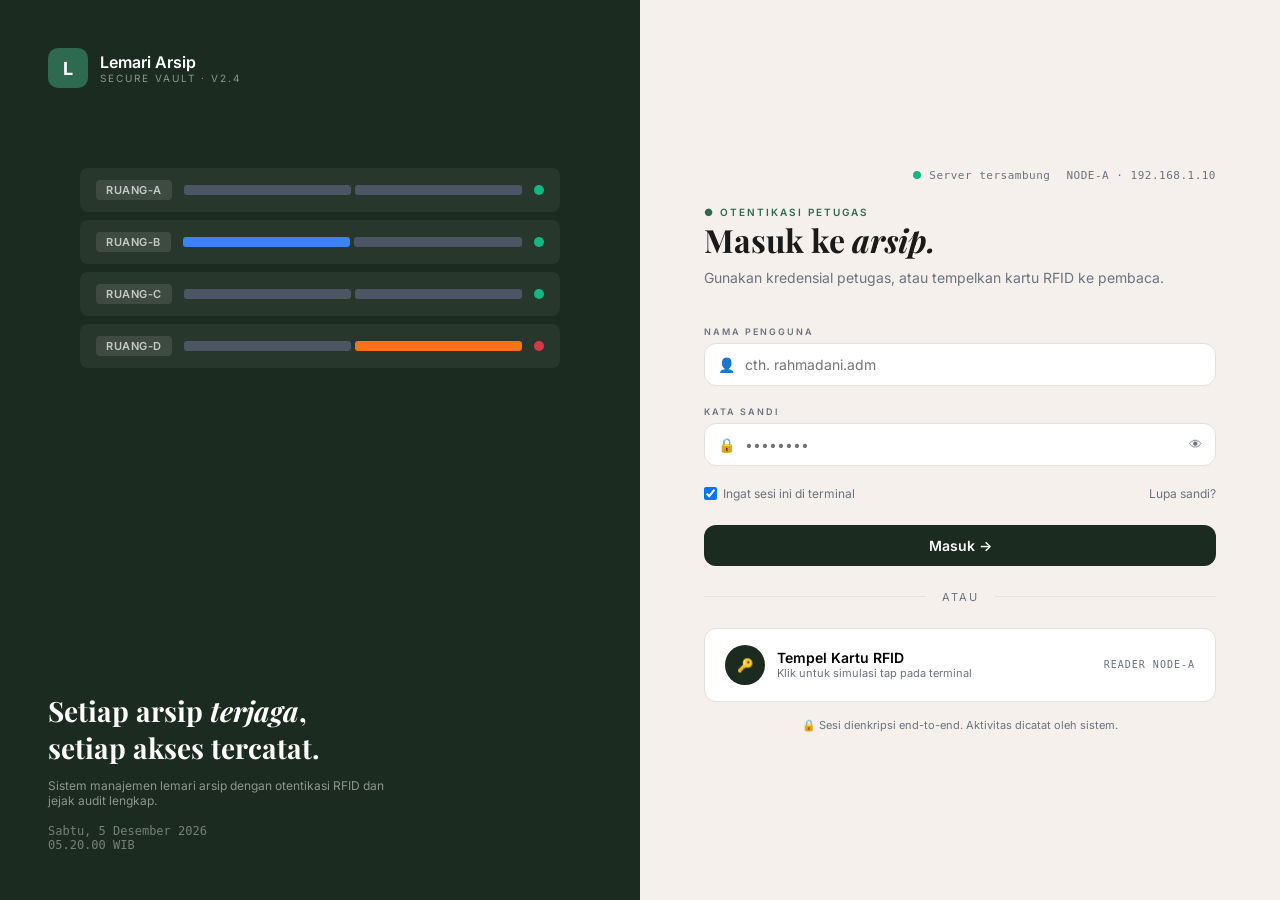
<file: index.html>
<!DOCTYPE html>
<html lang="id">
<head>
<meta charset="UTF-8">
<meta name="viewport" content="width=device-width,initial-scale=1.0">
<meta name="description" content="Sistem manajemen lemari arsip dengan otentikasi RFID dan jejak audit lengkap">
<title>Lemari Arsip - Secure Vault v2.4</title>
<link rel="stylesheet" href="css/style.css">
</head>
<body>
<div class="login-page">
  <!-- Left Panel -->
  <div class="login-left">
    <div>
      <div style="display:flex;align-items:center;gap:12px;margin-bottom:48px">
        <div style="width:40px;height:40px;background:#2D6A4F;border-radius:10px;display:flex;align-items:center;justify-content:center;color:#fff;font-weight:700;font-size:18px">L</div>
        <div><div style="font-size:16px;font-weight:600">Lemari Arsip</div><div style="font-size:10px;letter-spacing:2px;color:rgba(255,255,255,.5)">SECURE VAULT · V2.4</div></div>
      </div>
      <div class="cabinet-viz" id="cabinetViz">
        <div class="cabinet-slot"><span class="name">RUANG-A</span><div class="bars"><div class="bar-segment" style="background:#4B5563"></div><div class="bar-segment" style="background:#4B5563"></div></div><div class="status-dot green"></div></div>
        <div class="cabinet-slot"><span class="name">RUANG-B</span><div class="bars"><div class="bar-segment" style="background:#3B82F6"></div><div class="bar-segment" style="background:#4B5563"></div></div><div class="status-dot green"></div></div>
        <div class="cabinet-slot"><span class="name">RUANG-C</span><div class="bars"><div class="bar-segment" style="background:#4B5563"></div><div class="bar-segment" style="background:#4B5563"></div></div><div class="status-dot green"></div></div>
        <div class="cabinet-slot"><span class="name">RUANG-D</span><div class="bars"><div class="bar-segment" style="background:#4B5563"></div><div class="bar-segment" style="background:#F97316"></div></div><div class="status-dot red"></div></div>
      </div>
    </div>
    <div>
      <h1 style="font-family:var(--font-display);font-size:28px;margin-bottom:4px">Setiap arsip <em>terjaga</em>,<br>setiap akses tercatat.</h1>
      <p style="font-size:12px;color:rgba(255,255,255,.5);margin-top:12px">Sistem manajemen lemari arsip dengan otentikasi RFID dan<br>jejak audit lengkap.</p>
      <div style="margin-top:16px;font-family:monospace;font-size:12px;color:rgba(255,255,255,.4)" id="loginClock"></div>
    </div>
  </div>

  <!-- Right Panel -->
  <div class="login-right">
    <div class="server-status">
      <span class="dot"></span>
      <span>Server tersambung</span>
      <span style="margin-left:8px">NODE-A · 192.168.1.10</span>
    </div>

    <div style="margin-bottom:8px">
      <div class="breadcrumb" style="font-size:10px;letter-spacing:2px;color:var(--accent);font-weight:600">● OTENTIKASI PETUGAS</div>
      <h1 style="font-family:var(--font-display);font-size:32px">Masuk ke <em>arsip.</em></h1>
      <p style="color:var(--text-secondary);font-size:14px;margin-top:4px">Gunakan kredensial petugas, atau tempelkan kartu RFID ke pembaca.</p>
    </div>

    <form id="loginForm" onsubmit="return handleLogin(event)">
      <div class="form-group">
        <label>Nama Pengguna</label>
        <div style="position:relative">
          <span style="position:absolute;left:14px;top:50%;transform:translateY(-50%);color:var(--text-secondary)">👤</span>
          <input type="text" class="form-input" id="username" placeholder="cth. rahmadani.adm" style="padding-left:40px" required>
        </div>
      </div>
      <div class="form-group">
        <label>Kata Sandi</label>
        <div style="position:relative">
          <span style="position:absolute;left:14px;top:50%;transform:translateY(-50%);color:var(--text-secondary)">🔒</span>
          <input type="password" class="form-input" id="password" placeholder="••••••••" style="padding-left:40px" required>
          <button type="button" onclick="togglePassword()" style="position:absolute;right:14px;top:50%;transform:translateY(-50%);background:none;border:none;color:var(--text-secondary)">👁</button>
        </div>
      </div>
      <div style="display:flex;justify-content:space-between;align-items:center;margin-bottom:24px;font-size:12px">
        <label style="display:flex;align-items:center;gap:6px;letter-spacing:0;text-transform:none;font-weight:400;color:var(--text-secondary)">
          <input type="checkbox" checked> Ingat sesi ini di terminal
        </label>
        <a href="#" style="color:var(--text-secondary)">Lupa sandi?</a>
      </div>
      <button type="submit" class="btn btn-primary" id="loginBtn">Masuk →</button>
    </form>

    <div class="divider">ATAU</div>

    <button class="rfid-login-btn" id="rfidBtn" onclick="simulateRFID()">
      <div class="icon">🔑</div>
      <div style="flex:1">
        <div style="font-weight:600;font-size:14px">Tempel Kartu RFID</div>
        <div style="font-size:11px;color:var(--text-secondary)">Klik untuk simulasi tap pada terminal</div>
      </div>
      <span style="font-family:monospace;font-size:10px;color:var(--text-secondary);letter-spacing:1px">READER NODE-A</span>
    </button>

    <div style="margin-top:16px;text-align:center;font-size:11px;color:var(--text-secondary)">
      🔒 Sesi dienkripsi end-to-end. Aktivitas dicatat oleh sistem.
    </div>

    <div id="errorMsg" style="display:none;margin-top:12px;padding:10px 16px;background:#FEE2E2;border-radius:8px;color:#DC3545;font-size:12px"></div>
  </div>
</div>

<!-- Lockout Overlay -->
<div class="countdown-overlay" id="lockoutOverlay" style="display:none">
  <div class="countdown-box">
    <h2>🔒 Akses Dikunci</h2>
    <p style="color:var(--text-secondary)">Terlalu banyak percobaan gagal</p>
    <div class="timer" id="lockoutTimer">05:00</div>
    <p style="font-size:12px;color:var(--text-secondary)">Coba lagi setelah countdown selesai</p>
  </div>
</div>

<script>
// Clock
function updateClock(){const d=new Date();const days=['Minggu','Senin','Selasa','Rabu','Kamis','Jumat','Sabtu'];
const months=['Januari','Februari','Maret','April','Mei','Juni','Juli','Agustus','September','Oktober','November','Desember'];
const el=document.getElementById('loginClock');
if(el)el.innerHTML=`${days[d.getDay()]}, ${d.getDate()} ${months[d.getMonth()]} ${d.getFullYear()}<br>${String(d.getHours()).padStart(2,'0')}.${String(d.getMinutes()).padStart(2,'0')}.${String(d.getSeconds()).padStart(2,'0')} WIB`;}
setInterval(updateClock,1000);updateClock();

function togglePassword(){const p=document.getElementById('password');p.type=p.type==='password'?'text':'password';}

let rfidFailCount=0;let pinFailCount=0;

async function handleLogin(e){
  e.preventDefault();
  const btn=document.getElementById('loginBtn');btn.textContent='Memproses...';btn.disabled=true;
  try{
    const res=await fetch('api/login.php',{method:'POST',headers:{'Content-Type':'application/json'},
      body:JSON.stringify({action:'login',username:document.getElementById('username').value,password:document.getElementById('password').value})});
    const data=await res.json();
    if(data.success){localStorage.setItem('pedil_user',JSON.stringify(data.user));window.location.href='dashboard.html';}
    else{showError(data.error||'Login gagal');}
  }catch(err){showError('Koneksi server gagal');}
  btn.textContent='Masuk →';btn.disabled=false;
}

function simulateRFID(){
  const uid=prompt('Masukkan UID RFID (cth: A1B2C3D4):','A1B2C3D4');
  if(!uid)return;
  fetch('api/login.php',{method:'POST',headers:{'Content-Type':'application/json'},
    body:JSON.stringify({action:'rfid',rfid_uid:uid})})
  .then(r=>r.json()).then(data=>{
    if(data.success){localStorage.setItem('pedil_user',JSON.stringify(data.user));window.location.href='dashboard.html';}
    else if(data.lockout){showLockout(data.remaining_seconds);}
    else if(data.require_pin){showError('Kartu ditolak 3x! Gunakan PIN.');promptPIN();}
    else{rfidFailCount++;showError(`Akses ditolak (${data.fail_count||rfidFailCount}/3)`);}
  }).catch(()=>showError('Koneksi gagal'));
}

function promptPIN(){
  const pin=prompt('Masukkan PIN 6 digit (konfirmasi dengan OK):');
  if(!pin)return;
  fetch('api/rfid_auth.php',{method:'POST',headers:{'Content-Type':'application/json'},
    body:JSON.stringify({action:'verify_pin',pin:pin})})
  .then(r=>r.json()).then(data=>{
    if(data.authorized){alert('Akses diberikan!');window.location.href='dashboard.html';}
    else if(data.lockout){showLockout(data.remaining_seconds);}
    else{pinFailCount++;showError(`PIN salah (${data.fail_count||pinFailCount}/3)`);}
  }).catch(()=>showError('Koneksi gagal'));
}

function showError(msg){const el=document.getElementById('errorMsg');el.style.display='block';el.textContent=msg;setTimeout(()=>el.style.display='none',5000);}

function showLockout(seconds){
  document.getElementById('lockoutOverlay').style.display='flex';
  let rem=seconds;
  const interval=setInterval(()=>{
    rem--;const m=Math.floor(rem/60);const s=rem%60;
    document.getElementById('lockoutTimer').textContent=`${String(m).padStart(2,'0')}:${String(s).padStart(2,'0')}`;
    if(rem<=0){clearInterval(interval);document.getElementById('lockoutOverlay').style.display='none';}
  },1000);
}

// Check if already logged in
const user=localStorage.getItem('pedil_user');
if(user)window.location.href='dashboard.html';
</script>
</body>
</html>
</file>
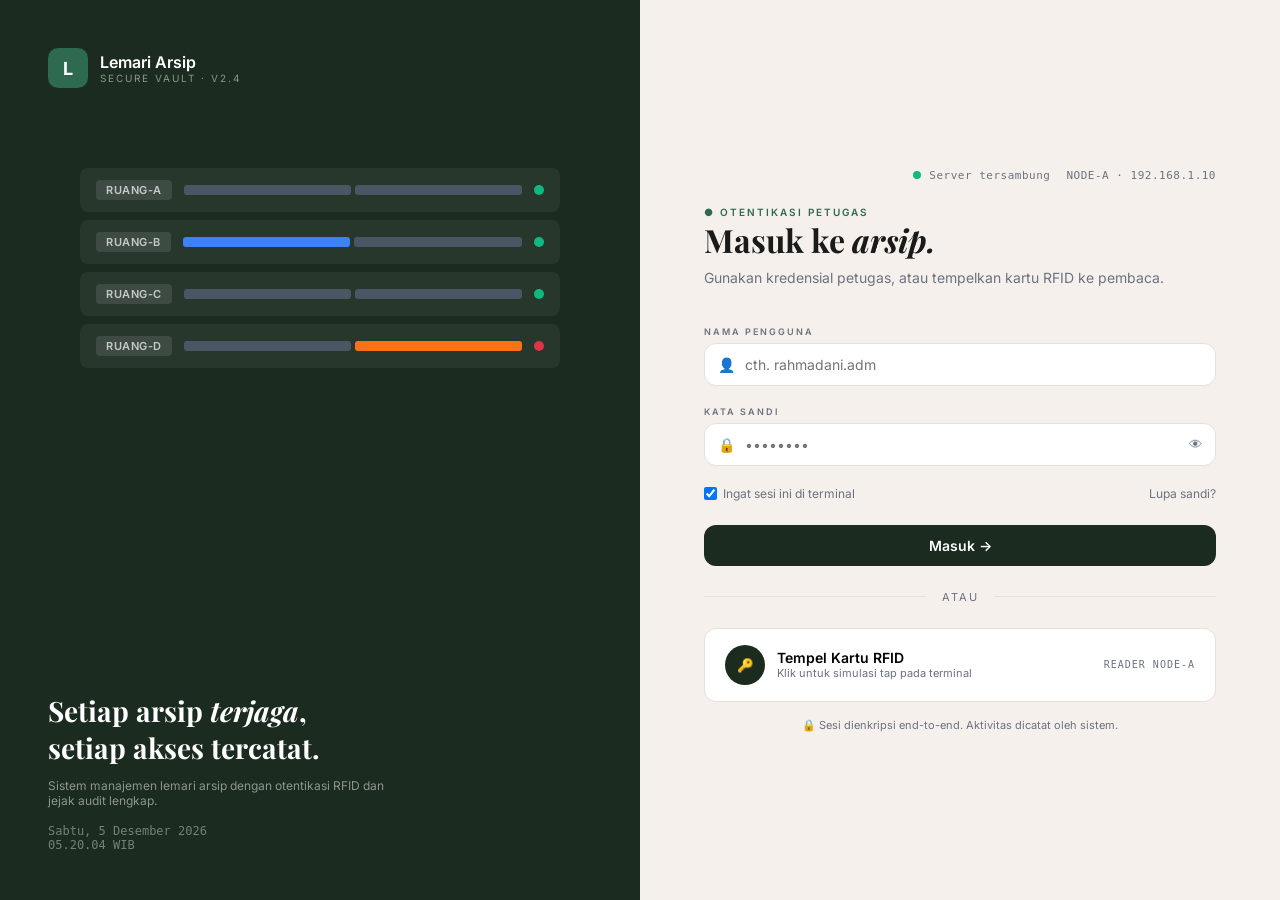
<file: pengaturan.html>
<!DOCTYPE html>
<html lang="id">
<head>
<meta charset="UTF-8"><meta name="viewport" content="width=device-width,initial-scale=1.0">
<title>Pengaturan Akun - Lemari Arsip</title>
<link rel="stylesheet" href="css/style.css">
<style>
.modal-overlay {
  position: fixed;
  top: 0; left: 0; right: 0; bottom: 0;
  background: rgba(0, 0, 0, 0.4);
  backdrop-filter: blur(4px);
  display: flex;
  align-items: center;
  justify-content: center;
  z-index: 1000;
  animation: fadeIn 0.2s ease-out;
}
.modal-card {
  background: white;
  width: 90%;
  max-width: 420px;
  border-radius: 12px;
  box-shadow: 0 10px 25px rgba(0,0,0,0.15);
  overflow: hidden;
  animation: slideUp 0.3s cubic-bezier(0.16, 1, 0.3, 1);
}
.modal-header {
  padding: 16px 20px;
  border-bottom: 1px solid var(--border);
  display: flex;
  justify-content: space-between;
  align-items: center;
}
.modal-header h3 {
  margin: 0;
  font-size: 16px;
  font-weight: 700;
  color: var(--text-primary);
}
.modal-header .close-btn {
  background: none;
  border: none;
  font-size: 24px;
  cursor: pointer;
  color: var(--text-secondary);
  line-height: 1;
  padding: 0;
}
.modal-header .close-btn:hover {
  color: var(--danger);
}
.modal-body {
  padding: 20px;
}
@keyframes fadeIn {
  from { opacity: 0; }
  to { opacity: 1; }
}
@keyframes slideUp {
  from { transform: translateY(20px); opacity: 0; }
  to { transform: translateY(0); opacity: 1; }
}
</style>
</head>
<body>
<div class="app">
<nav class="sidebar">
  <div class="sidebar-brand"><div class="icon">L</div><div class="info"><h2>Lemari Arsip</h2><span>NODE-A · v2.4</span></div></div>
  <div class="sidebar-section"><label>Menu Utama</label>
    <ul class="sidebar-nav">
      <li><a href="dashboard.html"><span class="icon">📊</span> Dashboard</a></li>
      <li><a href="rekap.html"><span class="icon">📋</span> Rekap</a></li>
    </ul>
  </div>
  <div class="sidebar-section"><label>Akun</label>
    <ul class="sidebar-nav"><li><a href="pengaturan.html" class="active"><span class="icon">⚙️</span> Pengaturan Akun</a></li></ul>
  </div>
  <div class="sidebar-user">
    <div class="user-card">
      <div class="avatar" id="sidebarAvatar" style="background:#2D6A4F">AR</div>
      <div class="meta"><h4 id="sidebarName">Adm. Rahmadani</h4><span id="sidebarRfid">RFID-001</span><br><span id="sidebarRole">Administrator</span></div>
    </div>
    <button class="logout-btn" onclick="logout()">Keluar dari sesi</button>
  </div>
</nav>

<div class="main">
  <div class="topbar">
    <div class="search"><span>🔍</span><input type="text" placeholder="Cari arsip, ruangan, atau kartu RFID..."></div>
    <div class="actions"><div class="time-badge"><span>🕐</span><span id="topClock"></span></div></div>
  </div>
  <div class="page-header">
    <div class="breadcrumb">● PENGATURAN AKUN</div>
    <h1>Profil <em>& Preferensi</em></h1>
  </div>
  <div class="page-content">
    <div class="card account-card">
      <h3 style="font-size:16px;font-weight:700">Informasi Akun</h3>
      <p style="font-size:12px;color:var(--text-secondary);margin-bottom:16px">Detail identitas petugas dan kartu RFID</p>
      <div class="account-header">
        <div class="avatar-lg" id="profileAvatar" style="background:#2D6A4F">AR</div>
        <div>
          <h3 id="profileName">Adm. Rahmadani</h3>
          <div style="font-size:12px;color:var(--text-secondary)" id="profileRole">Administrator</div>
          <div style="margin-top:4px"><span class="rfid-tag" id="profileRfid">RFID-001</span> <span class="badge badge-active" style="margin-left:4px">● AKTIF</span></div>
        </div>
      </div>
      <div class="form-row">
        <div class="form-group"><label>Nama Lengkap</label><input type="text" class="form-input" id="inputName" value="Adm. Rahmadani"></div>
        <div class="form-group"><label>Alamat Email</label><input type="email" class="form-input" id="inputEmail" value="rahmadani@arsip.go.id"></div>
      </div>
      <div class="form-row">
        <div class="form-group"><label>Nama Pengguna (Username Login)</label><input type="text" class="form-input" id="inputUsername" value="rahmadani.adm"></div>
        <div class="form-group"><label>Jabatan</label><input type="text" class="form-input" id="inputJabatan" value="Administrator" disabled style="background:#f5f5f5"></div>
      </div>
      <div class="form-row">
        <div class="form-group"><label>No. Kartu RFID</label><input type="text" class="form-input" value="RFID-001" disabled style="background:#f5f5f5"></div>
      </div>
      <div class="form-actions"><button class="btn btn-primary btn-sm" style="width:auto" id="btnSaveProfile" onclick="saveProfile()">Simpan perubahan</button></div>
    </div>

    <div class="card account-card">
      <h3 style="font-size:16px;font-weight:700">Keamanan</h3>
      <p style="font-size:12px;color:var(--text-secondary);margin-bottom:16px">Kata sandi dan autentikasi</p>
      <div class="security-item">
        <div class="info"><h4>Kata Sandi</h4><p>Terakhir diubah 30 hari lalu</p></div>
        <button class="btn btn-outline btn-sm" onclick="openPasswordModal()">Ubah kata sandi</button>
      </div>
      <div class="security-item">
        <div class="info"><h4>Sertifikat RFID</h4><p>Kartu aktif terhubung ke akun ini</p></div>
        <button class="btn btn-outline btn-sm" onclick="openRfidModal()">Kelola kartu</button>
      </div>
      <div class="security-item">
        <div class="info"><h4>PIN Akses Darurat</h4><p>PIN untuk akses jika RFID gagal</p></div>
        <button class="btn btn-outline btn-sm" onclick="openPinModal()">Ubah PIN</button>
      </div>
    </div>
  </div>
</div>
</div>

<!-- Modal RFID -->
<div id="rfidModal" class="modal-overlay" style="display:none;">
  <div class="modal-card">
    <div class="modal-header">
      <h3>Kelola Kartu RFID</h3>
      <button class="close-btn" onclick="closeRfidModal()">&times;</button>
    </div>
    <div class="modal-body">
      <div class="info-box" id="rfidCurrentInfo" style="margin-bottom:16px;background:var(--accent-light);color:var(--accent);padding:12px;border-radius:6px;font-size:13px">
        <strong>Kartu Aktif Anda:</strong> <span id="currentRfidUidText">Memuat...</span> (<span id="currentRfidLabelText">Memuat...</span>)
      </div>
      
      <!-- Last Scanned Unregistered Card Injector Section -->
      <div class="scan-detector" id="scanDetectorBox" style="background:#F3F4F6;padding:12px;border-radius:6px;margin-bottom:16px;font-size:12px;display:none">
        <div style="font-weight:600;color:var(--text-primary);display:flex;justify-content:space-between;align-items:center">
          <span>📡 Deteksi Scan Kartu Terakhir:</span>
          <span style="font-size:10px;background:var(--danger);color:white;padding:2px 6px;border-radius:3px">DITOLAK</span>
        </div>
        <div style="margin-top:6px;color:var(--text-secondary)">
          UID: <code id="detectedRfidUid" style="font-weight:bold;color:var(--danger)"></code> 
          at <span id="detectedRfidTime" style="font-size:11px"></span>
        </div>
        <button class="btn btn-primary btn-sm" style="margin-top:8px;width:100%;font-size:11px" onclick="useDetectedRfid()">
          📥 Gunakan Kartu Hasil Scan Ini
        </button>
      </div>
      
      <div class="form-group" style="margin-bottom:12px">
        <label>UID RFID (Hexadecimal / Angka Unik)</label>
        <input type="text" class="form-input" id="modalRfidUid" placeholder="Contoh: A1B2C3D4">
      </div>
      <div class="form-group" style="margin-bottom:16px">
        <label>Label Kartu (Optional)</label>
        <input type="text" class="form-input" id="modalRfidLabel" placeholder="Contoh: RFID-ADMIN">
      </div>
      
      <button class="btn btn-primary" onclick="saveRfid()" id="btnSaveRfid" style="width:100%">Simpan & Inject Kartu</button>
    </div>
  </div>
</div>

<!-- Modal PIN -->
<div id="pinModal" class="modal-overlay" style="display:none;">
  <div class="modal-card">
    <div class="modal-header">
      <h3>Ubah PIN Akses Darurat</h3>
      <button class="close-btn" onclick="closePinModal()">&times;</button>
    </div>
    <div class="modal-body">
      <div class="info-box" id="pinCurrentInfo" style="margin-bottom:16px;background:var(--accent-light);color:var(--accent);padding:12px;border-radius:6px;font-size:13px">
        <strong>Status PIN:</strong> <span id="currentPinText">Memuat...</span>
      </div>
      
      <div class="form-group" style="margin-bottom:16px">
        <label>PIN Baru (4-10 karakter hex/angka, misal: 5D015A atau 123456)</label>
        <input type="text" class="form-input" id="modalPinCode" placeholder="Masukkan PIN baru" maxlength="10">
        <span style="font-size:11px;color:var(--text-secondary);margin-top:4px;display:block">
          PIN digunakan pada Keypad fisik lemari arsip jika tidak membawa kartu RFID.
        </span>
      </div>
      
      <button class="btn btn-primary" onclick="savePin()" id="btnSavePin" style="width:100%">Simpan & Inject PIN</button>
    </div>
  </div>
</div>

<!-- Modal Password -->
<div id="passwordModal" class="modal-overlay" style="display:none;">
  <div class="modal-card">
    <div class="modal-header">
      <h3>Ubah Kata Sandi</h3>
      <button class="close-btn" onclick="closePasswordModal()">&times;</button>
    </div>
    <div class="modal-body">
      <div class="form-group" style="margin-bottom:12px">
        <label>Password Lama</label>
        <input type="password" class="form-input" id="modalCurrentPassword" placeholder="Masukkan password saat ini">
      </div>
      <div class="form-group" style="margin-bottom:12px">
        <label>Password Baru</label>
        <input type="password" class="form-input" id="modalNewPassword" placeholder="Minimal 6 karakter">
      </div>
      <div class="form-group" style="margin-bottom:16px">
        <label>Konfirmasi Password Baru</label>
        <input type="password" class="form-input" id="modalConfirmPassword" placeholder="Ulangi password baru">
      </div>
      <button class="btn btn-primary" onclick="savePassword()" id="btnSavePassword" style="width:100%">Simpan Password Baru</button>
    </div>
  </div>
</div>

<script>
async function validateSession() {
  try {
    const res = await fetch('api/login.php', {
      method: 'POST',
      headers: { 'Content-Type': 'application/json' },
      body: JSON.stringify({ action: 'check_session' })
    });
    if (!res.ok) throw new Error();
    const data = await res.json();
    if (!data.authenticated) throw new Error();
    localStorage.setItem('pedil_user', JSON.stringify(data.user));
  } catch (e) {
    localStorage.removeItem('pedil_user');
    window.location.href = 'index.html';
  }
}
validateSession();

const user=JSON.parse(localStorage.getItem('pedil_user')||'null');
if(!user)window.location.href='index.html';
function logout(){localStorage.removeItem('pedil_user');window.location.href='index.html';}
if(user){
  document.getElementById('sidebarName').textContent=user.nama_lengkap;
  document.getElementById('sidebarAvatar').textContent=user.avatar_initials||'U';
  if(user.avatar_color){document.getElementById('sidebarAvatar').style.background=user.avatar_color;document.getElementById('profileAvatar').style.background=user.avatar_color;}
  document.getElementById('sidebarRfid').textContent=user.rfid_label||'';
  document.getElementById('sidebarRole').textContent=user.jabatan||'';
  document.getElementById('profileAvatar').textContent=user.avatar_initials||'U';
  document.getElementById('profileName').textContent=user.nama_lengkap;
  document.getElementById('profileRole').textContent=user.jabatan;
  document.getElementById('profileRfid').textContent=user.rfid_label||'';
  document.getElementById('inputName').value=user.nama_lengkap;
  document.getElementById('inputEmail').value=user.email||'';
  document.getElementById('inputUsername').value=user.username||'';
}
function updateTopClock(){const d=new Date();const days=['Min','Sen','Sel','Rab','Kam','Jum','Sab'];const months=['Jan','Feb','Mar','Apr','Mei','Jun','Jul','Agu','Sep','Okt','Nov','Des'];document.getElementById('topClock').textContent=`${String(d.getHours()).padStart(2,'0')}.${String(d.getMinutes()).padStart(2,'0')}  ${days[d.getDay()]}, ${d.getDate()} ${months[d.getMonth()]}`;}
setInterval(updateTopClock,1000);updateTopClock();

// Credentials Management
async function loadCredentials() {
  try {
    const res = await fetch('api/manage_credential.php');
    if (!res.ok) throw new Error();
    const data = await res.json();
    if (data.success) {
      if (data.current_rfid) {
        document.getElementById('currentRfidUidText').textContent = data.current_rfid.uid;
        document.getElementById('currentRfidLabelText').textContent = data.current_rfid.label;
        document.getElementById('modalRfidUid').value = data.current_rfid.uid;
        document.getElementById('modalRfidLabel').value = data.current_rfid.label;
        
        const rfidBadge = document.getElementById('profileRfid');
        if (rfidBadge) rfidBadge.textContent = data.current_rfid.label;
        
        const u = JSON.parse(localStorage.getItem('pedil_user') || '{}');
        u.rfid_uid = data.current_rfid.uid;
        u.rfid_label = data.current_rfid.label;
        localStorage.setItem('pedil_user', JSON.stringify(u));
        document.getElementById('sidebarRfid').textContent = data.current_rfid.label;
      } else {
        document.getElementById('currentRfidUidText').textContent = 'Belum terdaftar';
        document.getElementById('currentRfidLabelText').textContent = '—';
        document.getElementById('modalRfidUid').value = '';
        document.getElementById('modalRfidLabel').value = '';
      }

      if (data.current_pin) {
        document.getElementById('currentPinText').textContent = 'AKTIF (Telah diset)';
        document.getElementById('modalPinCode').value = data.current_pin;
      } else {
        document.getElementById('currentPinText').textContent = 'Belum dikonfigurasi';
        document.getElementById('modalPinCode').value = '';
      }

      if (data.last_scanned_rfid) {
        document.getElementById('detectedRfidUid').textContent = data.last_scanned_rfid.uid;
        document.getElementById('detectedRfidTime').textContent = data.last_scanned_rfid.timestamp;
        document.getElementById('scanDetectorBox').style.display = 'block';
      } else {
        document.getElementById('scanDetectorBox').style.display = 'none';
      }
    }
  } catch (e) {
    console.error('Gagal memuat kredensial:', e);
  }
}

function openRfidModal() {
  document.getElementById('rfidModal').style.display = 'flex';
  loadCredentials();
}
function closeRfidModal() {
  document.getElementById('rfidModal').style.display = 'none';
}
function useDetectedRfid() {
  const uid = document.getElementById('detectedRfidUid').textContent;
  document.getElementById('modalRfidUid').value = uid;
}
async function saveRfid() {
  const uid = document.getElementById('modalRfidUid').value.trim();
  const label = document.getElementById('modalRfidLabel').value.trim();
  if(!uid) {
    alert('UID RFID tidak boleh kosong');
    return;
  }
  const btn = document.getElementById('btnSaveRfid');
  btn.disabled = true;
  btn.textContent = 'Menyimpan...';
  try {
    const res = await fetch('api/manage_credential.php', {
      method: 'POST',
      headers: { 'Content-Type': 'application/json' },
      body: JSON.stringify({ action: 'update_rfid', rfid_uid: uid, rfid_label: label })
    });
    
    let data;
    try {
      data = await res.json();
    } catch(jsonErr) {
      const text = await res.text();
      console.error('Respon server bukan JSON:', text);
      alert('Gagal menyimpan kartu RFID: Terjadi kesalahan server.');
      return;
    }
    
    alert(data.message);
    if (data.success) {
      closeRfidModal();
      loadCredentials();
    }
  } catch(e) {
    alert('Gagal menyimpan kartu RFID');
  } finally {
    btn.disabled = false;
    btn.textContent = 'Simpan & Inject Kartu';
  }
}

function openPinModal() {
  document.getElementById('pinModal').style.display = 'flex';
  loadCredentials();
}
function closePinModal() {
  document.getElementById('pinModal').style.display = 'none';
}
async function savePin() {
  const pin = document.getElementById('modalPinCode').value.trim();
  if(!pin) {
    alert('PIN tidak boleh kosong');
    return;
  }
  const btn = document.getElementById('btnSavePin');
  btn.disabled = true;
  btn.textContent = 'Menyimpan...';
  try {
    const res = await fetch('api/manage_credential.php', {
      method: 'POST',
      headers: { 'Content-Type': 'application/json' },
      body: JSON.stringify({ action: 'update_pin', pin_code: pin })
    });
    const data = await res.json();
    alert(data.message);
    if (data.success) {
      closePinModal();
      loadCredentials();
    }
  } catch(e) {
    alert('Gagal menyimpan PIN');
  } finally {
    btn.disabled = false;
    btn.textContent = 'Simpan & Inject PIN';
  }
}

async function saveProfile() {
  const nama_lengkap = document.getElementById('inputName').value.trim();
  const email = document.getElementById('inputEmail').value.trim();
  const username = document.getElementById('inputUsername').value.trim();

  if (!nama_lengkap) {
    alert('Nama lengkap tidak boleh kosong');
    return;
  }
  if (!username) {
    alert('Nama pengguna tidak boleh kosong');
    return;
  }

  const btn = document.getElementById('btnSaveProfile');
  btn.disabled = true;
  btn.textContent = 'Menyimpan...';
  try {
    const res = await fetch('api/manage_credential.php', {
      method: 'POST',
      headers: { 'Content-Type': 'application/json' },
      body: JSON.stringify({ action: 'update_profile', nama_lengkap, email, username })
    });
    const data = await res.json();
    alert(data.message);
    if (data.success) {
      localStorage.setItem('pedil_user', JSON.stringify(data.user));
      document.getElementById('sidebarName').textContent = data.user.nama_lengkap;
      document.getElementById('profileName').textContent = data.user.nama_lengkap;
      document.getElementById('inputUsername').value = data.user.username;
    }
  } catch (e) {
    alert('Gagal menyimpan perubahan profil');
  } finally {
    btn.disabled = false;
    btn.textContent = 'Simpan perubahan';
  }
}

function openPasswordModal() {
  document.getElementById('modalCurrentPassword').value = '';
  document.getElementById('modalNewPassword').value = '';
  document.getElementById('modalConfirmPassword').value = '';
  document.getElementById('passwordModal').style.display = 'flex';
}
function closePasswordModal() {
  document.getElementById('passwordModal').style.display = 'none';
}
async function savePassword() {
  const currentPassword = document.getElementById('modalCurrentPassword').value;
  const newPassword = document.getElementById('modalNewPassword').value;
  const confirmPassword = document.getElementById('modalConfirmPassword').value;

  if (!currentPassword || !newPassword || !confirmPassword) {
    alert('Semua field wajib diisi');
    return;
  }
  if (newPassword.length < 6) {
    alert('Password baru minimal 6 karakter');
    return;
  }
  if (newPassword !== confirmPassword) {
    alert('Konfirmasi password baru tidak cocok');
    return;
  }

  const btn = document.getElementById('btnSavePassword');
  btn.disabled = true;
  btn.textContent = 'Menyimpan...';
  try {
    const res = await fetch('api/manage_credential.php', {
      method: 'POST',
      headers: { 'Content-Type': 'application/json' },
      body: JSON.stringify({ action: 'update_password', current_password: currentPassword, new_password: newPassword })
    });
    const data = await res.json();
    alert(data.message);
    if (data.success) closePasswordModal();
  } catch (e) {
    alert('Gagal menyimpan password');
  } finally {
    btn.disabled = false;
    btn.textContent = 'Simpan Password Baru';
  }
}

// Initial load
loadCredentials();
</script>
</body>
</html>
</file>
<file: css/style.css>
@import url('https://fonts.googleapis.com/css2?family=Inter:wght@300;400;500;600;700&family=Playfair+Display:ital,wght@0,400;0,700;1,400;1,700&display=swap');
@import url('variables.css');
@import url('components.css');
@import url('pages.css');
</file>
